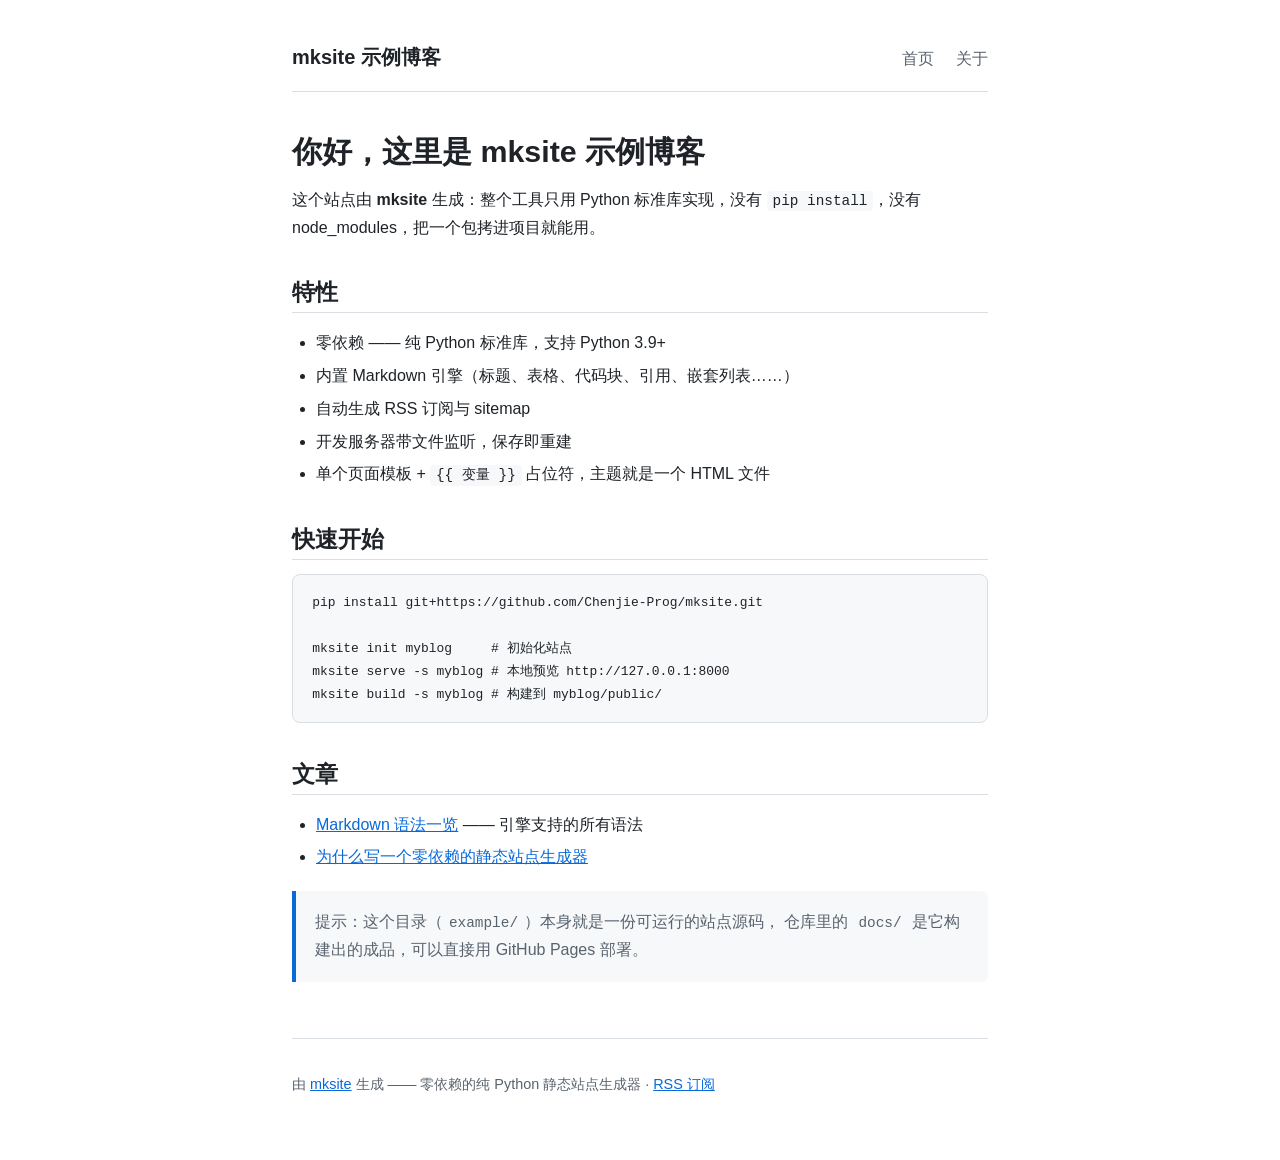
<file: docs/index.html>
<!DOCTYPE html>
<html lang="zh-CN">
<head>
  <meta charset="utf-8">
  <meta name="viewport" content="width=device-width, initial-scale=1">
  <title>首页 · mksite 示例博客</title>
  <meta name="description" content="一个用 mksite 搭建的极简博客示例 —— 零依赖的纯 Python 静态站点生成器。">
  <meta name="generator" content="mksite">
  <link rel="stylesheet" href="./style.css">
</head>
<body>
  <header>
    <a class="site-title" href="./">mksite 示例博客</a>
    <nav>
      <a href="./">首页</a>
      <a href="./about.html">关于</a>
    </nav>
  </header>
  <main>
<h1 id="你好这里是-mksite-示例博客">你好，这里是 mksite 示例博客</h1>
<p>这个站点由 <strong>mksite</strong> 生成：整个工具只用 Python 标准库实现，没有
<code>pip install</code>，没有 node_modules，把一个包拷进项目就能用。</p>
<h2 id="特性">特性</h2>
<ul>
<li>零依赖 —— 纯 Python 标准库，支持 Python 3.9+</li>
<li>内置 Markdown 引擎（标题、表格、代码块、引用、嵌套列表……）</li>
<li>自动生成 RSS 订阅与 sitemap</li>
<li>开发服务器带文件监听，保存即重建</li>
<li>单个页面模板 + <code>{{ 变量 }}</code> 占位符，主题就是一个 HTML 文件</li>
</ul>
<h2 id="快速开始">快速开始</h2>
<pre><code class="language-bash">pip install git+https://github.com/Chenjie-Prog/mksite.git

mksite init myblog     # 初始化站点
mksite serve -s myblog # 本地预览 http://127.0.0.1:8000
mksite build -s myblog # 构建到 myblog/public/</code></pre>
<h2 id="文章">文章</h2>
<ul>
<li><a href="posts/markdown-showcase.html">Markdown 语法一览</a> —— 引擎支持的所有语法</li>
<li><a href="posts/hello-mksite.html">为什么写一个零依赖的静态站点生成器</a></li>
</ul>
<blockquote>
<p>提示：这个目录（<code>example/</code>）本身就是一份可运行的站点源码，
仓库里的 <code>docs/</code> 是它构建出的成品，可以直接用 GitHub Pages 部署。</p>
</blockquote>
  </main>
  <footer>
    <p>由 <a href="https://github.com/Chenjie-Prog/mksite">mksite</a> 生成 —— 零依赖的纯 Python 静态站点生成器 ·
       <a href="./feed.xml">RSS 订阅</a></p>
  </footer>
</body>
</html>
</file>
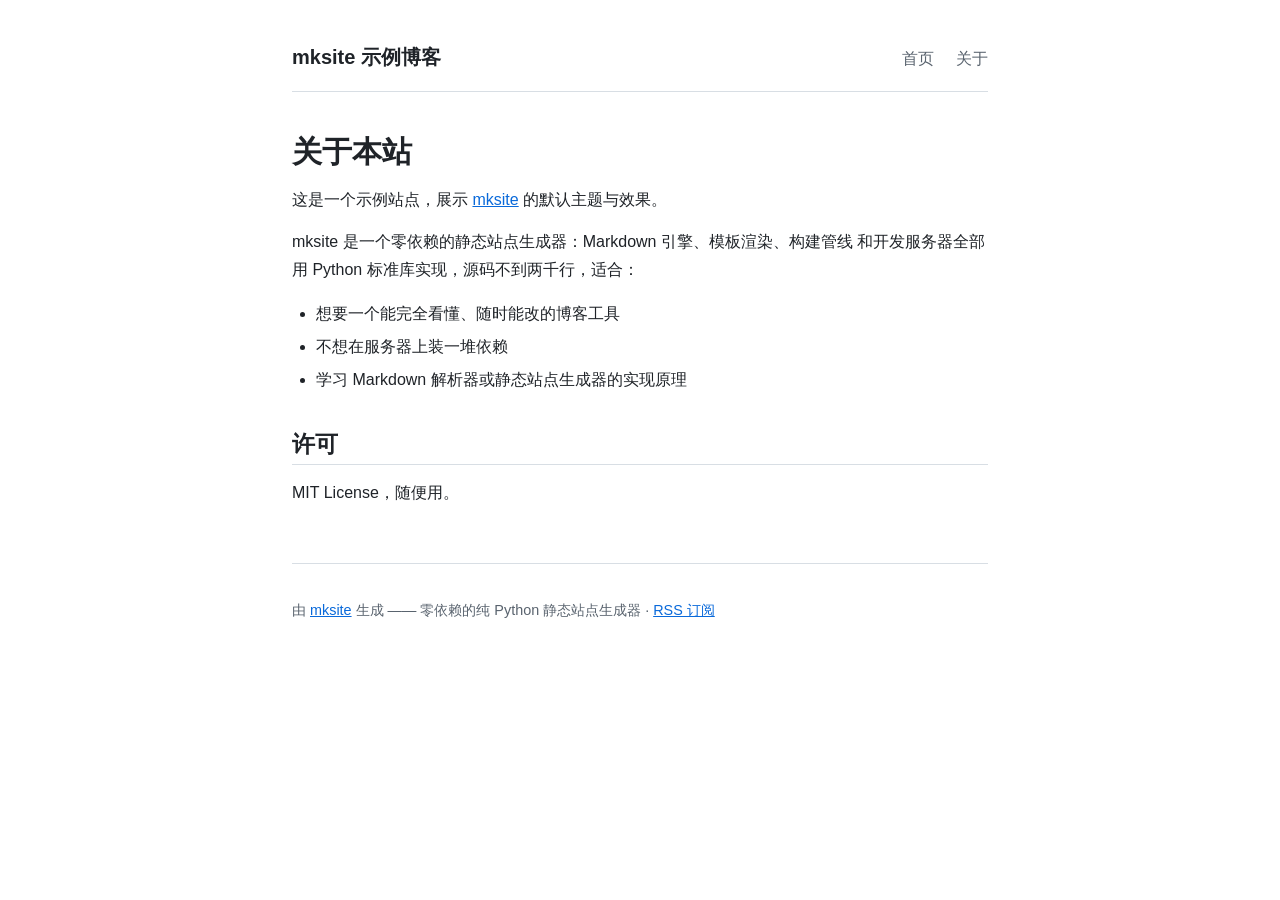
<file: docs/about.html>
<!DOCTYPE html>
<html lang="zh-CN">
<head>
  <meta charset="utf-8">
  <meta name="viewport" content="width=device-width, initial-scale=1">
  <title>关于 · mksite 示例博客</title>
  <meta name="description" content="关于本站 这是一个示例站点，展示 mksite 的默认主题与效果。 mksite 是一个零依赖的静态站点生成器：Markdown 引擎、模板渲染、构建管线 和开发服务器全部用 Python 标准库实现，源码不到两千行，适合： 想要一个能完全看懂、随时能改的博客工具 不想在服务器上装一堆依赖 学习 Markdown 解析">
  <meta name="generator" content="mksite">
  <link rel="stylesheet" href="./style.css">
</head>
<body>
  <header>
    <a class="site-title" href="./">mksite 示例博客</a>
    <nav>
      <a href="./">首页</a>
      <a href="./about.html">关于</a>
    </nav>
  </header>
  <main>
<h1 id="关于本站">关于本站</h1>
<p>这是一个示例站点，展示 <a href="https://github.com/Chenjie-Prog/mksite">mksite</a> 的默认主题与效果。</p>
<p>mksite 是一个零依赖的静态站点生成器：Markdown 引擎、模板渲染、构建管线
和开发服务器全部用 Python 标准库实现，源码不到两千行，适合：</p>
<ul>
<li>想要一个能完全看懂、随时能改的博客工具</li>
<li>不想在服务器上装一堆依赖</li>
<li>学习 Markdown 解析器或静态站点生成器的实现原理</li>
</ul>
<h2 id="许可">许可</h2>
<p>MIT License，随便用。</p>
  </main>
  <footer>
    <p>由 <a href="https://github.com/Chenjie-Prog/mksite">mksite</a> 生成 —— 零依赖的纯 Python 静态站点生成器 ·
       <a href="./feed.xml">RSS 订阅</a></p>
  </footer>
</body>
</html>
</file>
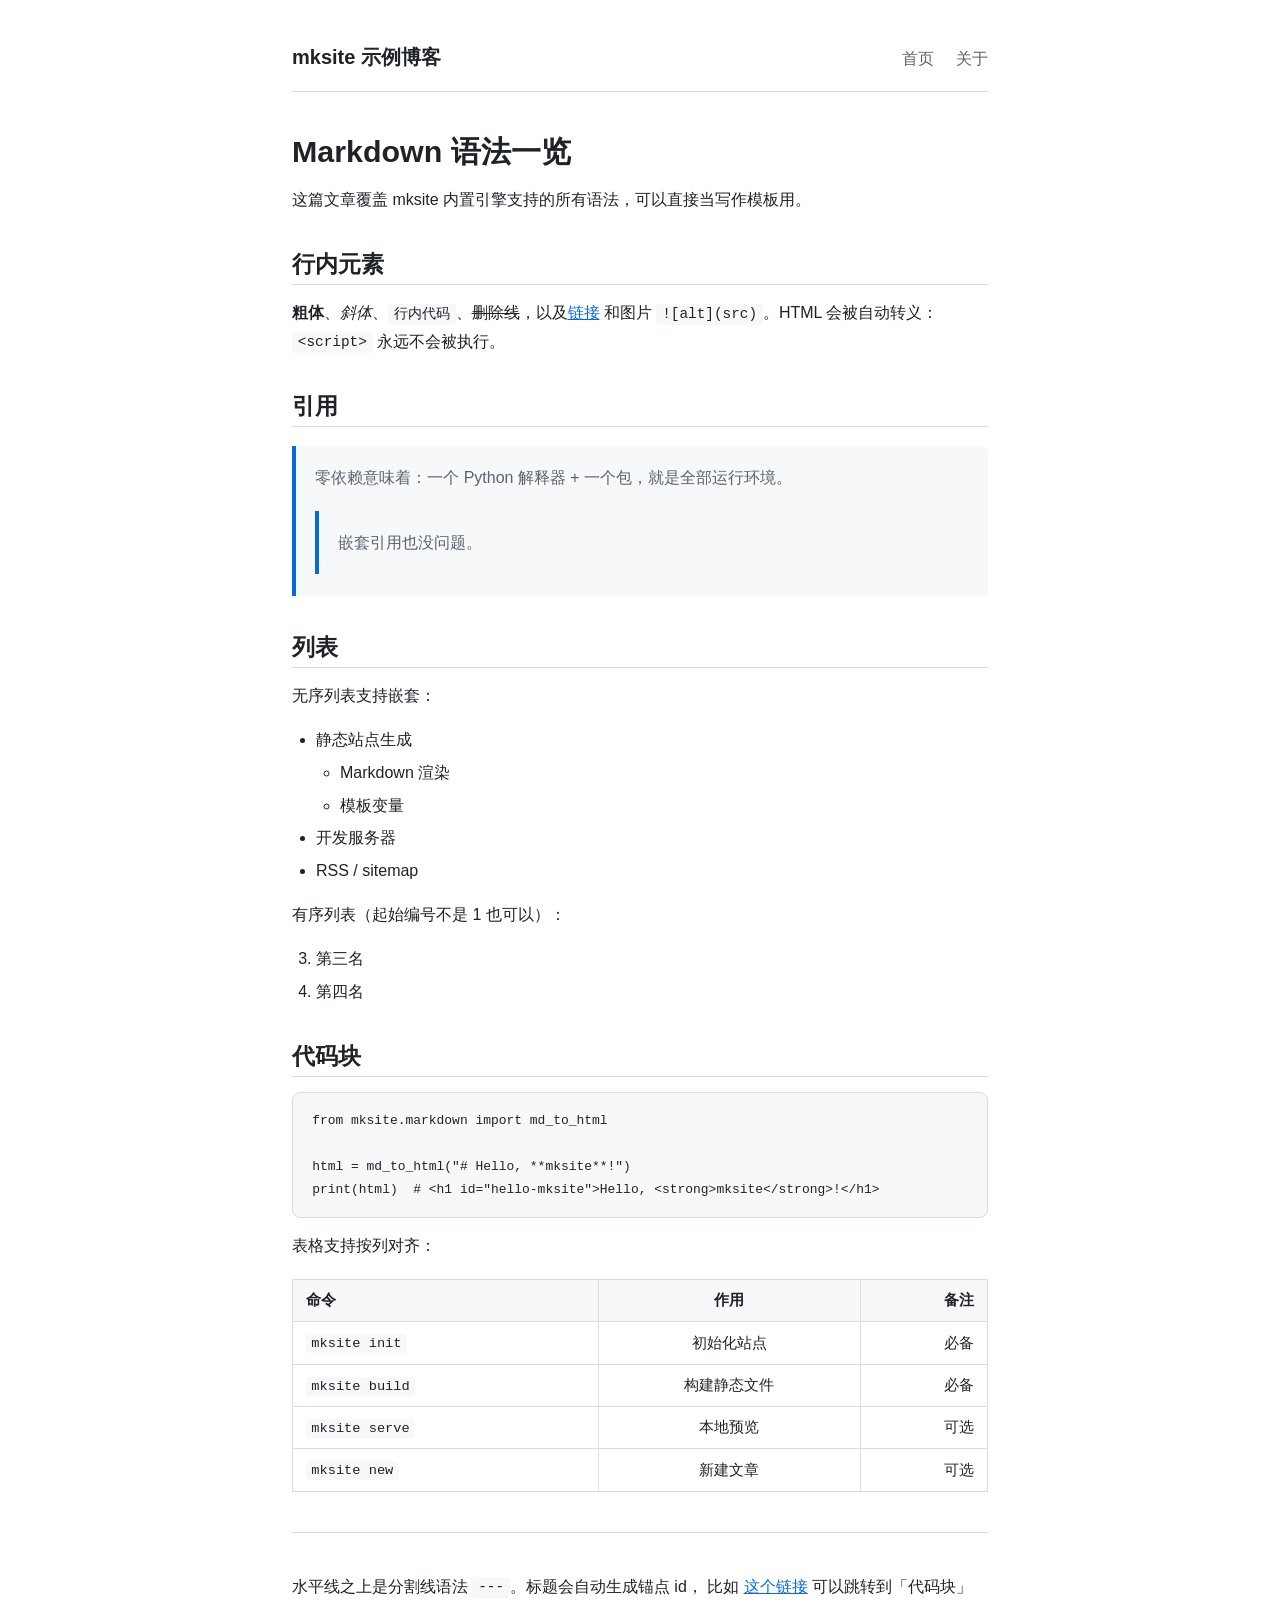
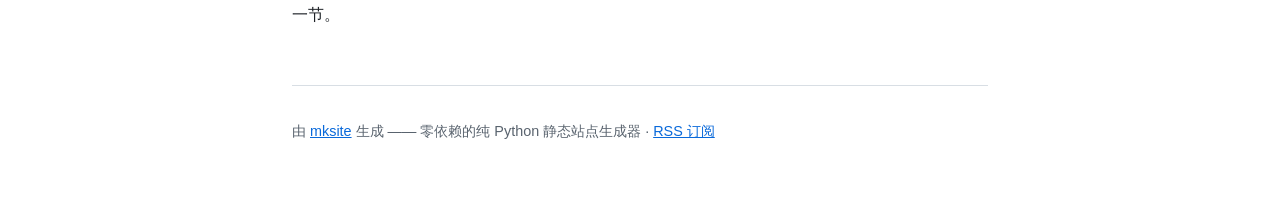
<file: docs/posts/markdown-showcase.html>
<!DOCTYPE html>
<html lang="zh-CN">
<head>
  <meta charset="utf-8">
  <meta name="viewport" content="width=device-width, initial-scale=1">
  <title>Markdown 语法一览 · mksite 示例博客</title>
  <meta name="description" content="mksite 内置 Markdown 引擎支持的全部语法示例。">
  <meta name="generator" content="mksite">
  <link rel="stylesheet" href="../style.css">
</head>
<body>
  <header>
    <a class="site-title" href="../">mksite 示例博客</a>
    <nav>
      <a href="../">首页</a>
      <a href="../about.html">关于</a>
    </nav>
  </header>
  <main>
<h1 id="markdown-语法一览">Markdown 语法一览</h1>
<p>这篇文章覆盖 mksite 内置引擎支持的所有语法，可以直接当写作模板用。</p>
<h2 id="行内元素">行内元素</h2>
<p><strong>粗体</strong>、<em>斜体</em>、<code>行内代码</code>、<del>删除线</del>，以及<a href="https://www.python.org">链接</a>
和图片 <code>![alt](src)</code>。HTML 会被自动转义：<code>&lt;script&gt;</code> 永远不会被执行。</p>
<h2 id="引用">引用</h2>
<blockquote>
<p>零依赖意味着：一个 Python 解释器 + 一个包，就是全部运行环境。</p>
<blockquote>
<p>嵌套引用也没问题。</p>
</blockquote>
</blockquote>
<h2 id="列表">列表</h2>
<p>无序列表支持嵌套：</p>
<ul>
<li>静态站点生成
<ul>
<li>Markdown 渲染</li>
<li>模板变量</li>
</ul></li>
<li>开发服务器</li>
<li>RSS / sitemap</li>
</ul>
<p>有序列表（起始编号不是 1 也可以）：</p>
<ol start="3">
<li>第三名</li>
<li>第四名</li>
</ol>
<h2 id="代码块">代码块</h2>
<pre><code class="language-python">from mksite.markdown import md_to_html

html = md_to_html("# Hello, **mksite**!")
print(html)  # &lt;h1 id="hello-mksite"&gt;Hello, &lt;strong&gt;mksite&lt;/strong&gt;!&lt;/h1&gt;</code></pre>
<p>表格支持按列对齐：</p>
<table>
<thead>
<tr><th style="text-align:left">命令</th><th style="text-align:center">作用</th><th style="text-align:right">备注</th></tr>
</thead>
<tbody>
<tr><td style="text-align:left"><code>mksite init</code></td><td style="text-align:center">初始化站点</td><td style="text-align:right">必备</td></tr>
<tr><td style="text-align:left"><code>mksite build</code></td><td style="text-align:center">构建静态文件</td><td style="text-align:right">必备</td></tr>
<tr><td style="text-align:left"><code>mksite serve</code></td><td style="text-align:center">本地预览</td><td style="text-align:right">可选</td></tr>
<tr><td style="text-align:left"><code>mksite new</code></td><td style="text-align:center">新建文章</td><td style="text-align:right">可选</td></tr>
</tbody>
</table>
<hr>
<p>水平线之上是分割线语法 <code>---</code>。标题会自动生成锚点 id，
比如 <a href="#代码块">这个链接</a> 可以跳转到「代码块」一节。</p>
  </main>
  <footer>
    <p>由 <a href="https://github.com/Chenjie-Prog/mksite">mksite</a> 生成 —— 零依赖的纯 Python 静态站点生成器 ·
       <a href="../feed.xml">RSS 订阅</a></p>
  </footer>
</body>
</html>
</file>
<file: docs/style.css>
:root {
  --bg: #ffffff;
  --fg: #1f2328;
  --muted: #59636e;
  --accent: #0969da;
  --border: #d8dee4;
  --soft-bg: #f6f8fa;
  --code-bg: #f6f8fa;
}

@media (prefers-color-scheme: dark) {
  :root {
    --bg: #0d1117;
    --fg: #e6edf3;
    --muted: #8b949e;
    --accent: #4493f8;
    --border: #30363d;
    --soft-bg: #161b22;
    --code-bg: #161b22;
  }
}

* { box-sizing: border-box; }

body {
  margin: 0 auto;
  padding: 2.5rem 1.25rem 3rem;
  max-width: 46rem;
  font-family: -apple-system, BlinkMacSystemFont, "Segoe UI", "Noto Sans",
    "PingFang SC", "Hiragino Sans GB", "Microsoft YaHei", sans-serif;
  font-size: 1rem;
  line-height: 1.75;
  color: var(--fg);
  background: var(--bg);
}

header {
  display: flex;
  align-items: baseline;
  justify-content: space-between;
  margin-bottom: 2.5rem;
  padding-bottom: 1rem;
  border-bottom: 1px solid var(--border);
}

.site-title {
  font-size: 1.25rem;
  font-weight: 700;
  color: var(--fg);
  text-decoration: none;
}

nav a {
  margin-left: 1.1rem;
  color: var(--muted);
  text-decoration: none;
}

nav a:hover { color: var(--accent); }

a { color: var(--accent); }

h1, h2, h3, h4, h5, h6 {
  line-height: 1.3;
  margin: 2.2rem 0 0.8rem;
  font-weight: 700;
}

h1 { font-size: 1.9rem; margin-top: 0; }
h2 { font-size: 1.45rem; border-bottom: 1px solid var(--border); padding-bottom: 0.3rem; }
h3 { font-size: 1.2rem; }

p { margin: 0.9rem 0; }

code, pre, kbd, samp {
  font-family: ui-monospace, SFMono-Regular, "SF Mono", Consolas,
    "Liberation Mono", monospace;
  font-size: 0.9em;
}

code {
  padding: 0.15em 0.4em;
  border-radius: 4px;
  background: var(--code-bg);
}

pre {
  padding: 1rem 1.2rem;
  border-radius: 8px;
  border: 1px solid var(--border);
  background: var(--code-bg);
  overflow-x: auto;
  line-height: 1.6;
}

pre code { padding: 0; background: none; }

blockquote {
  margin: 1.2rem 0;
  padding: 0.2rem 1.2rem;
  border-left: 0.25rem solid var(--accent);
  color: var(--muted);
  background: var(--soft-bg);
  border-radius: 0 6px 6px 0;
}

table {
  width: 100%;
  margin: 1.2rem 0;
  border-collapse: collapse;
  font-size: 0.95em;
}

th, td {
  padding: 0.45rem 0.8rem;
  border: 1px solid var(--border);
}

th { background: var(--soft-bg); }

img { max-width: 100%; }

hr {
  border: none;
  border-top: 1px solid var(--border);
  margin: 2.5rem 0;
}

ul, ol { padding-left: 1.5rem; }
li { margin: 0.3rem 0; }

footer {
  margin-top: 3.5rem;
  padding-top: 1.2rem;
  border-top: 1px solid var(--border);
  color: var(--muted);
  font-size: 0.9rem;
}
</file>
